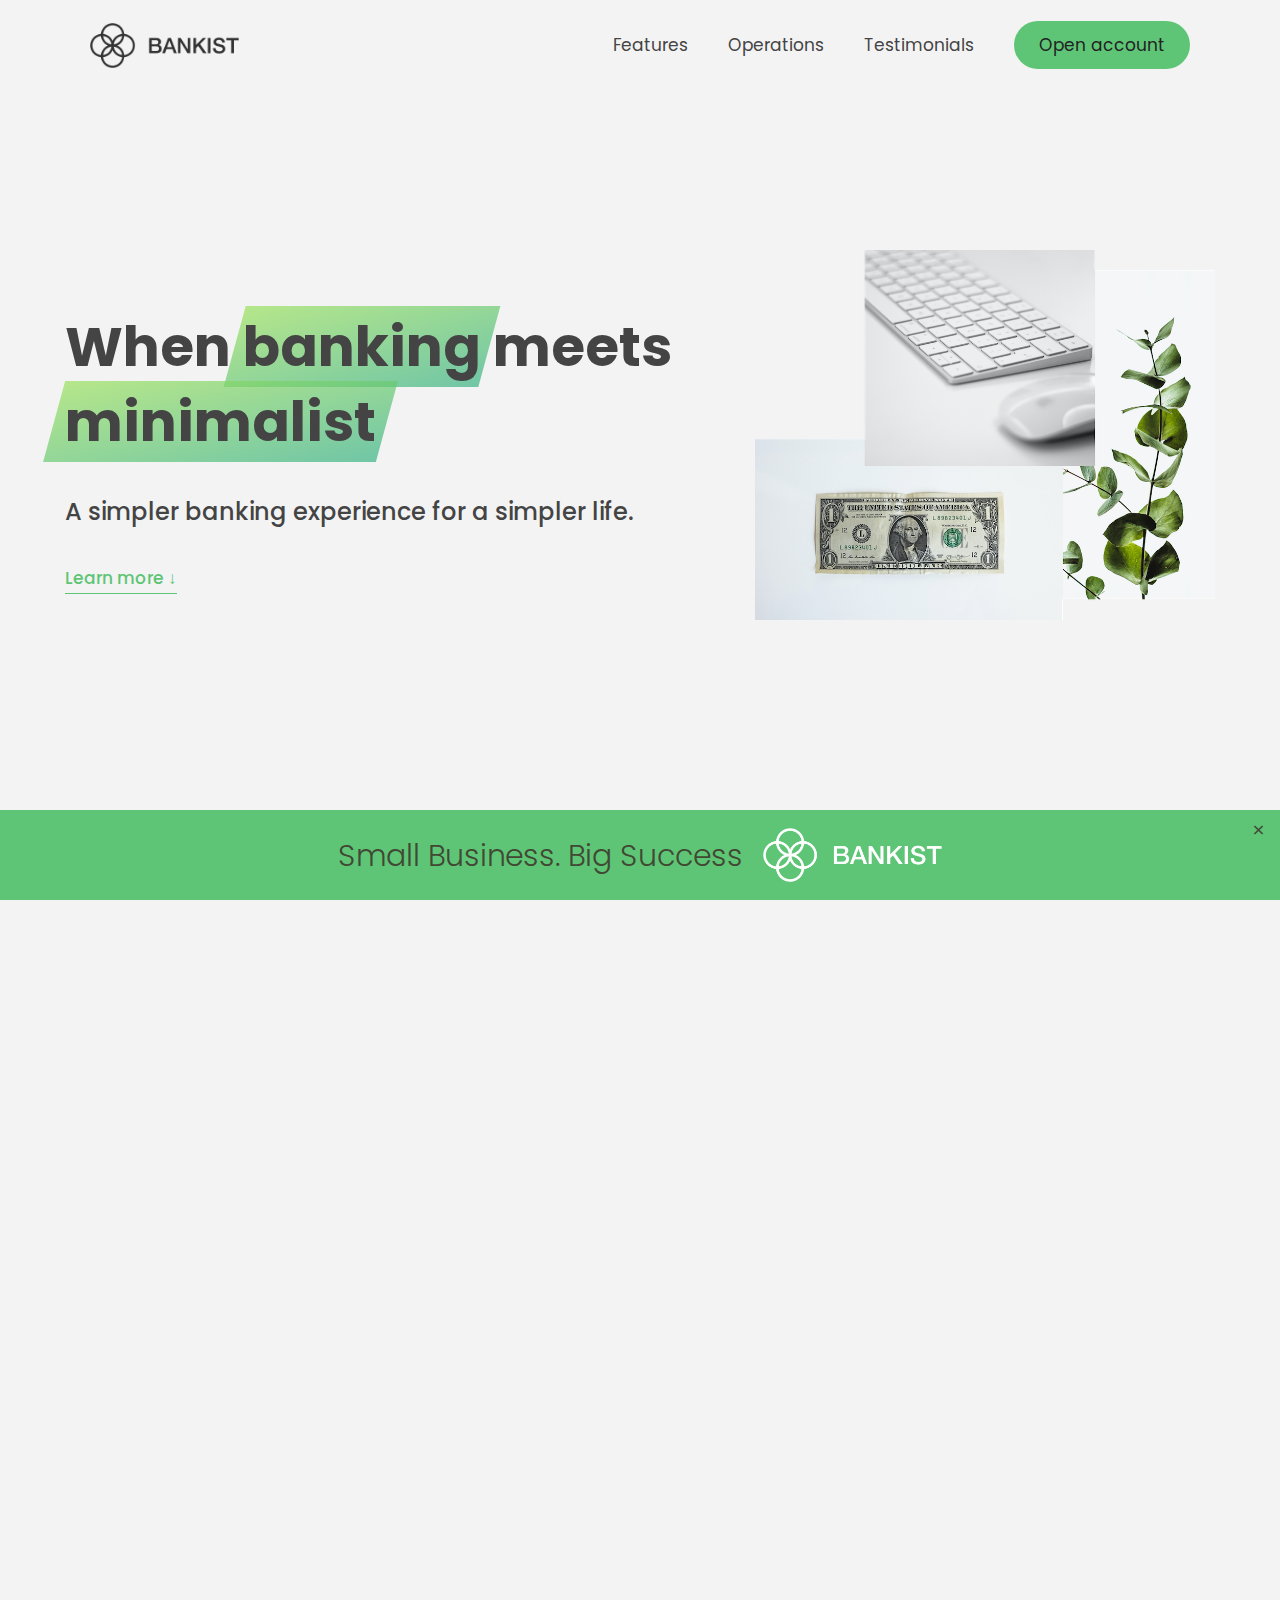
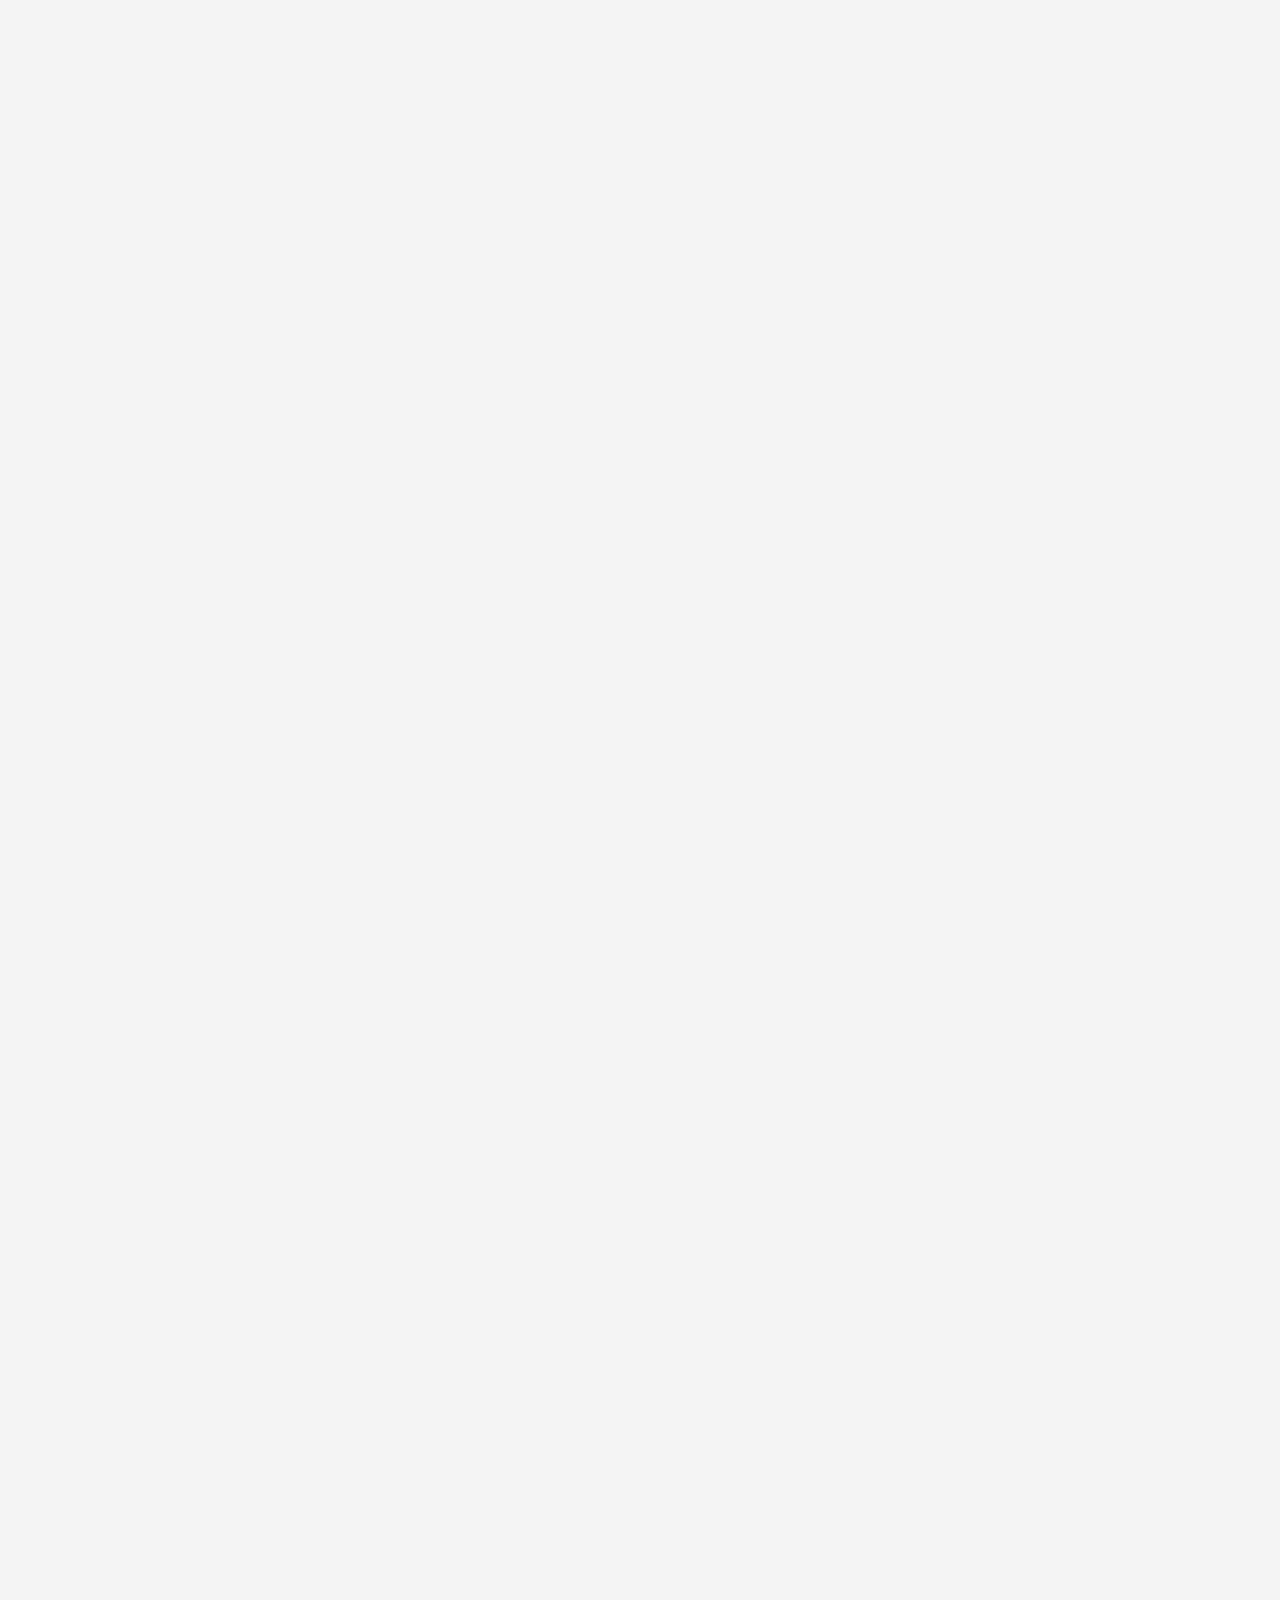
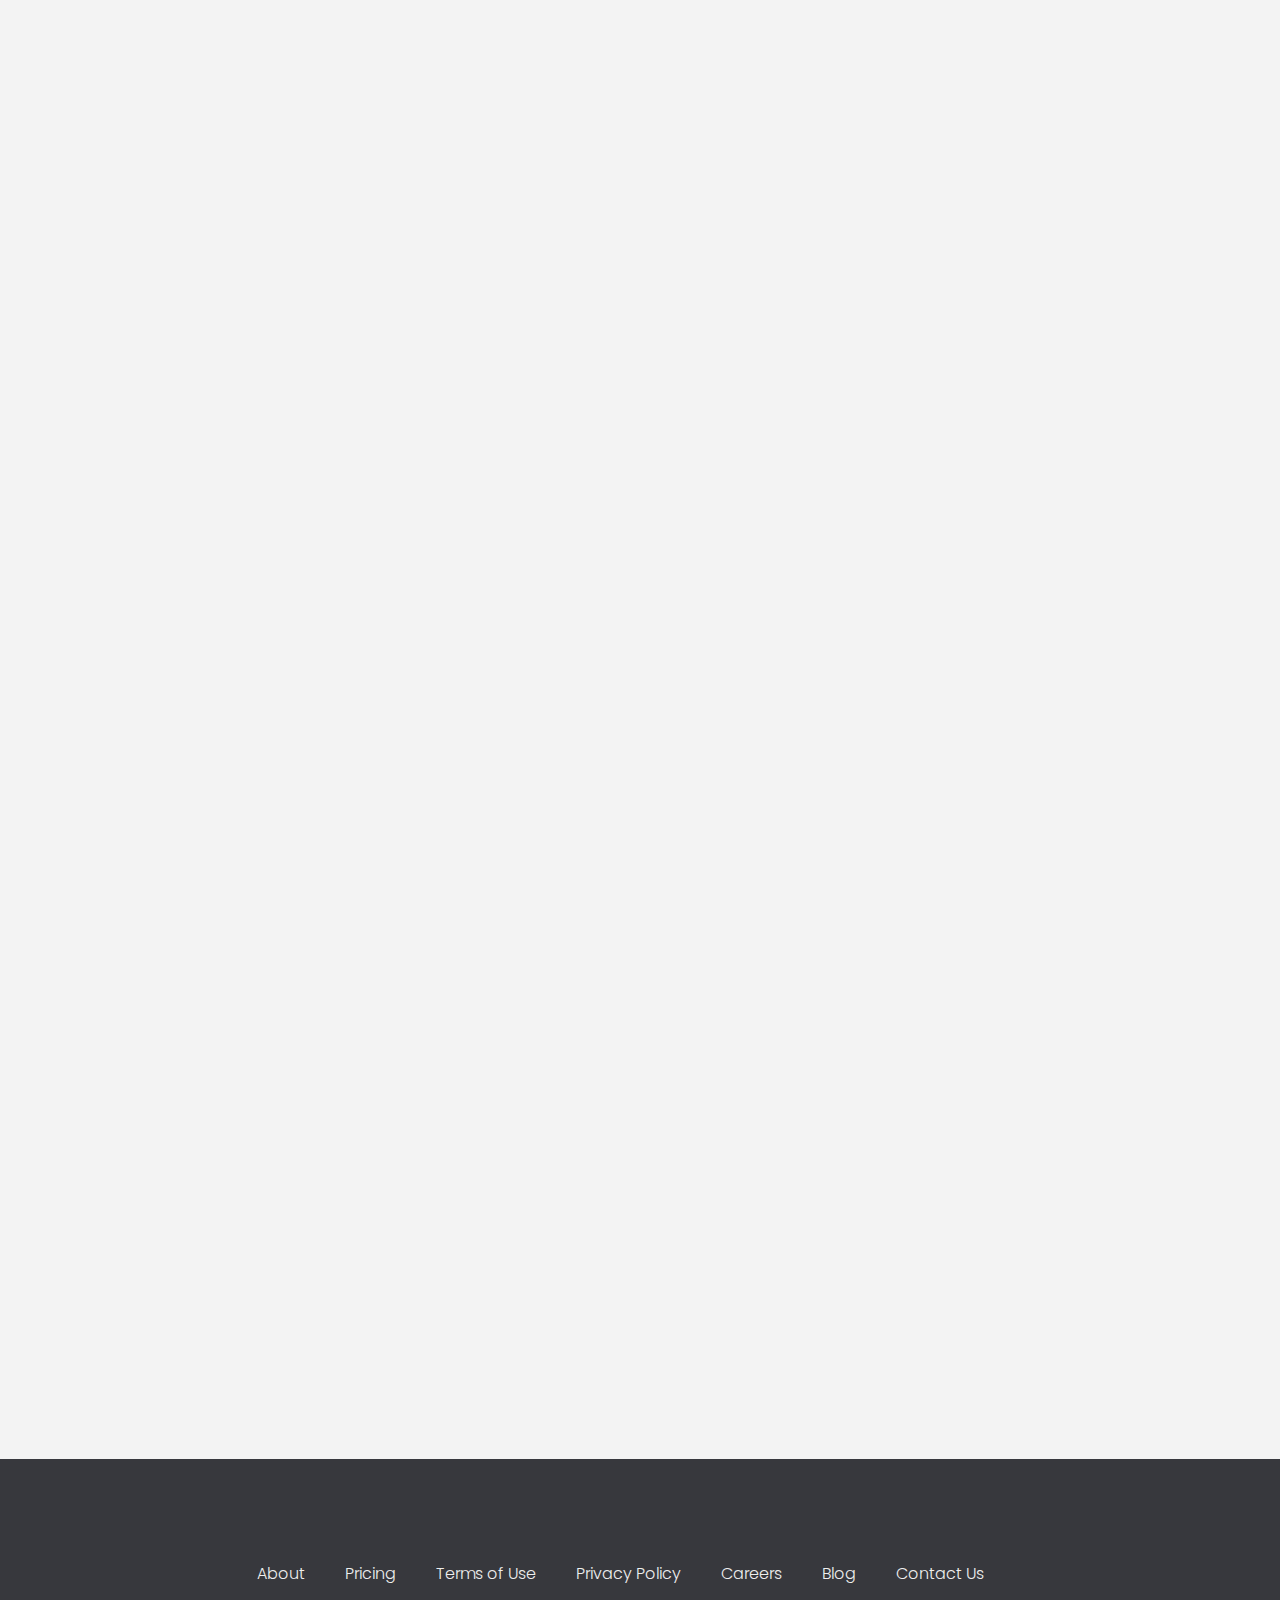
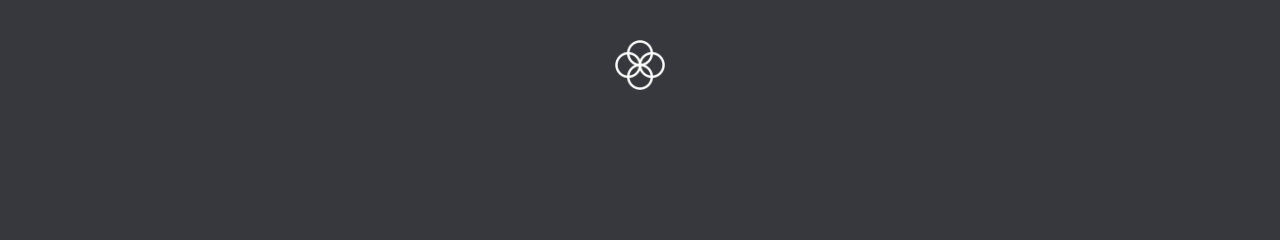
<file: Bankist Ad - 1/index.html>
<!DOCTYPE html>
<html lang="en">
  <head>
    <meta charset="UTF-8" />
    <meta name="viewport" content="width=device-width, initial-scale=1.0" />
    <meta http-equiv="X-UA-Compatible" content="ie=edge" />
    <link rel="shortcut icon" type="image/png" href="img/icon.png" />

    <link
      href="https://fonts.googleapis.com/css?family=Poppins:300,400,500,600&display=swap"
      rel="stylesheet"
    />
    <link rel="stylesheet" href="style.css" />
    <title>Bankist | When Banking meets Minimalist</title>

    <script defer src="script.js"></script>
  </head>
  <body>
    <header class="header">
      <nav class="nav">
        <img
          src="img/logo.png"
          alt="Bankist logo"
          class="nav__logo"
          id="logo"
          designer="Jonas"
          data-version-number="3.0"
        />
        <ul class="nav__links">
          <li class="nav__item">
            <a class="nav__link" href="#section--1">Features</a>
          </li>
          <li class="nav__item">
            <a class="nav__link" href="#section--2">Operations</a>
          </li>
          <li class="nav__item">
            <a class="nav__link" href="#section--3">Testimonials</a>
          </li>
          <li class="nav__item">
            <a class="nav__link nav__link--btn btn--show-modal" href="#"
              >Open account</a
            >
          </li>
        </ul>
      </nav>

      <div class="header__title">
        <!-- <h1 onclick="alert('HTML alert')"> -->
        <h1>
          When
          <!-- Green highlight effect -->
          <span class="highlight">banking</span>
          meets<br />
          <span class="highlight">minimalist</span>
        </h1>
        <h4>A simpler banking experience for a simpler life.</h4>
        <button class="btn--text btn--scroll-to">Learn more &DownArrow;</button>
        <img
          src="img/hero.png"
          class="header__img"
          alt="Minimalist bank items"
        />
      </div>
    </header>

    <section class="section" id="section--1">
      <div class="section__title">
        <h2 class="section__description">Features</h2>
        <h3 class="section__header">
          Everything you need in a modern bank and more.
        </h3>
      </div>

      <div class="features">
        <img
          src="img/digital-lazy.jpg"
          data-src="img/digital.jpg"
          alt="Computer"
          class="features__img lazy-img"
        />
        <div class="features__feature">
          <div class="features__icon">
            <svg>
              <use xlink:href="img/icons.svg#icon-monitor"></use>
            </svg>
          </div>
          <h5 class="features__header">100% digital bank</h5>
          <p>
            Lorem ipsum dolor sit amet consectetur adipisicing elit. Unde alias
            sint quos? Accusantium a fugiat porro reiciendis saepe quibusdam
            debitis ducimus.
          </p>
        </div>

        <div class="features__feature">
          <div class="features__icon">
            <svg>
              <use xlink:href="img/icons.svg#icon-trending-up"></use>
            </svg>
          </div>
          <h5 class="features__header">Watch your money grow</h5>
          <p>
            Nesciunt quos autem dolorum voluptates cum dolores dicta fuga
            inventore ab? Nulla incidunt eius numquam sequi iste pariatur
            quibusdam!
          </p>
        </div>
        <img
          src="img/grow-lazy.jpg"
          data-src="img/grow.jpg"
          alt="Plant"
          class="features__img lazy-img"
        />

        <img
          src="img/card-lazy.jpg"
          data-src="img/card.jpg"
          alt="Credit card"
          class="features__img lazy-img"
        />
        <div class="features__feature">
          <div class="features__icon">
            <svg>
              <use xlink:href="img/icons.svg#icon-credit-card"></use>
            </svg>
          </div>
          <h5 class="features__header">Free debit card included</h5>
          <p>
            Quasi, fugit in cumque cupiditate reprehenderit debitis animi enim
            eveniet consequatur odit quam quos possimus assumenda dicta fuga
            inventore ab.
          </p>
        </div>
      </div>
    </section>

    <section class="section" id="section--2">
      <div class="section__title">
        <h2 class="section__description">Operations</h2>
        <h3 class="section__header">
          Everything as simple as possible, but no simpler.
        </h3>
      </div>

      <div class="operations">
        <div class="operations__tab-container">
          <button
            class="
              btn
              operations__tab operations__tab--1 operations__tab--active
            "
            data-tab="1"
          >
            <span>01</span>Instant Transfers
          </button>
          <button class="btn operations__tab operations__tab--2" data-tab="2">
            <span>02</span>Instant Loans
          </button>
          <button class="btn operations__tab operations__tab--3" data-tab="3">
            <span>03</span>Instant Closing
          </button>
        </div>
        <div
          class="
            operations__content
            operations__content--1
            operations__content--active
          "
        >
          <div class="operations__icon operations__icon--1">
            <svg>
              <use xlink:href="img/icons.svg#icon-upload"></use>
            </svg>
          </div>
          <h5 class="operations__header">
            Tranfser money to anyone, instantly! No fees, no BS.
          </h5>
          <p>
            Lorem ipsum dolor sit amet, consectetur adipisicing elit, sed do
            eiusmod tempor incididunt ut labore et dolore magna aliqua. Ut enim
            ad minim veniam, quis nostrud exercitation ullamco laboris nisi ut
            aliquip ex ea commodo consequat.
          </p>
        </div>

        <div class="operations__content operations__content--2">
          <div class="operations__icon operations__icon--2">
            <svg>
              <use xlink:href="img/icons.svg#icon-home"></use>
            </svg>
          </div>
          <h5 class="operations__header">
            Buy a home or make your dreams come true, with instant loans.
          </h5>
          <p>
            Duis aute irure dolor in reprehenderit in voluptate velit esse
            cillum dolore eu fugiat nulla pariatur. Excepteur sint occaecat
            cupidatat non proident, sunt in culpa qui officia deserunt mollit
            anim id est laborum.
          </p>
        </div>
        <div class="operations__content operations__content--3">
          <div class="operations__icon operations__icon--3">
            <svg>
              <use xlink:href="img/icons.svg#icon-user-x"></use>
            </svg>
          </div>
          <h5 class="operations__header">
            No longer need your account? No problem! Close it instantly.
          </h5>
          <p>
            Excepteur sint occaecat cupidatat non proident, sunt in culpa qui
            officia deserunt mollit anim id est laborum. Ut enim ad minim
            veniam, quis nostrud exercitation ullamco laboris nisi ut aliquip ex
            ea commodo consequat.
          </p>
        </div>
      </div>
    </section>

    <section class="section" id="section--3">
      <div class="section__title section__title--testimonials">
        <h2 class="section__description">Not sure yet?</h2>
        <h3 class="section__header">
          Millions of Bankists are already making their lifes simpler.
        </h3>
      </div>

      <div class="slider">
        <div class="slide">
          <div class="testimonial">
            <h5 class="testimonial__header">Best financial decision ever!</h5>
            <blockquote class="testimonial__text">
              Lorem ipsum dolor sit, amet consectetur adipisicing elit.
              Accusantium quas quisquam non? Quas voluptate nulla minima
              deleniti optio ullam nesciunt, numquam corporis et asperiores
              laboriosam sunt, praesentium suscipit blanditiis. Necessitatibus
              id alias reiciendis, perferendis facere pariatur dolore veniam
              autem esse non voluptatem saepe provident nihil molestiae.
            </blockquote>
            <address class="testimonial__author">
              <img src="img/user-1.jpg" alt="" class="testimonial__photo" />
              <h6 class="testimonial__name">Aarav Lynn</h6>
              <p class="testimonial__location">San Francisco, USA</p>
            </address>
          </div>
        </div>

        <div class="slide">
          <div class="testimonial">
            <h5 class="testimonial__header">
              The last step to becoming a complete minimalist
            </h5>
            <blockquote class="testimonial__text">
              Quisquam itaque deserunt ullam, quia ea repellendus provident,
              ducimus neque ipsam modi voluptatibus doloremque, corrupti
              laborum. Incidunt numquam perferendis veritatis neque repellendus.
              Lorem, ipsum dolor sit amet consectetur adipisicing elit. Illo
              deserunt exercitationem deleniti.
            </blockquote>
            <address class="testimonial__author">
              <img src="img/user-2.jpg" alt="" class="testimonial__photo" />
              <h6 class="testimonial__name">Miyah Miles</h6>
              <p class="testimonial__location">London, UK</p>
            </address>
          </div>
        </div>

        <div class="slide">
          <div class="testimonial">
            <h5 class="testimonial__header">
              Finally free from old-school banks
            </h5>
            <blockquote class="testimonial__text">
              Debitis, nihil sit minus suscipit magni aperiam vel tenetur
              incidunt commodi architecto numquam omnis nulla autem,
              necessitatibus blanditiis modi similique quidem. Odio aliquam
              culpa dicta beatae quod maiores ipsa minus consequatur error sunt,
              deleniti saepe aliquid quos inventore sequi. Necessitatibus id
              alias reiciendis, perferendis facere.
            </blockquote>
            <address class="testimonial__author">
              <img src="img/user-3.jpg" alt="" class="testimonial__photo" />
              <h6 class="testimonial__name">Francisco Gomes</h6>
              <p class="testimonial__location">Lisbon, Portugal</p>
            </address>
          </div>
        </div>

        <button class="slider__btn slider__btn--left">&larr;</button>
        <button class="slider__btn slider__btn--right">&rarr;</button>
        <div class="dots"></div>
      </div>
    </section>

    <section class="section section--sign-up">
      <div class="section__title">
        <h3 class="section__header">
          The best day to join Bankist was one year ago. The second best is
          today!
        </h3>
      </div>
      <button class="btn btn--show-modal">Open your free account today!</button>
    </section>

    <footer class="footer">
      <ul class="footer__nav">
        <li class="footer__item">
          <a class="footer__link" href="#">About</a>
        </li>
        <li class="footer__item">
          <a class="footer__link" href="#">Pricing</a>
        </li>
        <li class="footer__item">
          <a class="footer__link" href="#">Terms of Use</a>
        </li>
        <li class="footer__item">
          <a class="footer__link" href="#">Privacy Policy</a>
        </li>
        <li class="footer__item">
          <a class="footer__link" href="#">Careers</a>
        </li>
        <li class="footer__item">
          <a class="footer__link" href="#">Blog</a>
        </li>
        <li class="footer__item">
          <a class="footer__link" href="#">Contact Us</a>
        </li>
      </ul>
      <img src="img/icon.png" alt="Logo" class="footer__logo" />
    </footer>

    <div class="modal hidden">
      <button class="btn--close-modal">&times;</button>
      <h2 class="modal__header">
        Open your bank account <br />
        in just <span class="highlight">5 minutes</span>
      </h2>
      <form class="modal__form">
        <label>First Name</label>
        <input type="text" />
        <label>Last Name</label>
        <input type="text" />
        <label>Email Address</label>
        <input type="email" />
        <button class="btn">Next step &rarr;</button>
      </form>
    </div>
    <div class="overlay hidden"></div>

    <!-- <script src="script.js"></script> -->
  </body>
</html>
</file>
<file: Bankist Ad - 1/style.css>
/* The page is NOT responsive. You can implement responsiveness yourself if you wanna have some fun 😃 */

:root {
  --color-primary: #5ec576;
  --color-secondary: #ffcb03;
  --color-tertiary: #ff585f;
  --color-primary-darker: #4bbb7d;
  --color-secondary-darker: #ffbb00;
  --color-tertiary-darker: #fd424b;
  --color-primary-opacity: #5ec5763a;
  --color-secondary-opacity: #ffcd0331;
  --color-tertiary-opacity: #ff58602d;
  --gradient-primary: linear-gradient(to top left, #39b385, #9be15d);
  --gradient-secondary: linear-gradient(to top left, #ffb003, #ffcb03);
}

* {
  margin: 0;
  padding: 0;
  box-sizing: inherit;
}

html {
  font-size: 62.5%;
  box-sizing: border-box;
}

body {
  font-family: 'Poppins', sans-serif;
  font-weight: 300;
  color: #444;
  line-height: 1.9;
  background-color: #f3f3f3;
}

/* GENERAL ELEMENTS */
.section {
  padding: 15rem 3rem;
  border-top: 1px solid #ddd;

  transition: transform 1s, opacity 1s;
}

.section--hidden {
  opacity: 0;
  transform: translateY(8rem);
}

.section__title {
  max-width: 80rem;
  margin: 0 auto 8rem auto;
}

.section__description {
  font-size: 1.8rem;
  font-weight: 600;
  text-transform: uppercase;
  color: var(--color-primary);
  margin-bottom: 1rem;
}

.section__header {
  font-size: 4rem;
  line-height: 1.3;
  font-weight: 500;
}

.btn {
  display: inline-block;
  background-color: var(--color-primary);
  font-size: 1.6rem;
  font-family: inherit;
  font-weight: 500;
  border: none;
  padding: 1.25rem 4.5rem;
  border-radius: 10rem;
  cursor: pointer;
  transition: all 0.3s;
}

.btn:hover {
  background-color: var(--color-primary-darker);
}

.btn--text {
  display: inline-block;
  background: none;
  font-size: 1.7rem;
  font-family: inherit;
  font-weight: 500;
  color: var(--color-primary);
  border: none;
  border-bottom: 1px solid currentColor;
  padding-bottom: 2px;
  cursor: pointer;
  transition: all 0.3s;
}

p {
  color: #666;
}

/* This is BAD for accessibility! Don't do in the real world! */
button:focus {
  outline: none;
}

img {
  transition: filter 0.5s;
}

.lazy-img {
  filter: blur(20px);
}

/* NAVIGATION */
.nav {
  display: flex;
  justify-content: space-between;
  align-items: center;
  height: 9rem;
  width: 100%;
  padding: 0 6rem;
  z-index: 100;
}

/* nav and stickly class at the same time */
.nav.sticky {
  position: fixed;
  background-color: rgba(255, 255, 255, 0.95);
}

.nav__logo {
  height: 4.5rem;
  transition: all 0.3s;
}

.nav__links {
  display: flex;
  align-items: center;
  list-style: none;
}

.nav__item {
  margin-left: 4rem;
}

.nav__link:link,
.nav__link:visited {
  font-size: 1.7rem;
  font-weight: 400;
  color: inherit;
  text-decoration: none;
  display: block;
  transition: all 0.3s;
}

.nav__link--btn:link,
.nav__link--btn:visited {
  padding: 0.8rem 2.5rem;
  border-radius: 3rem;
  background-color: var(--color-primary);
  color: #222;
}

.nav__link--btn:hover,
.nav__link--btn:active {
  color: inherit;
  background-color: var(--color-primary-darker);
  color: #333;
}

/* HEADER */
.header {
  padding: 0 3rem;
  height: 100vh;
  display: flex;
  flex-direction: column;
  align-items: center;
}

.header__title {
  flex: 1;

  max-width: 115rem;
  display: grid;
  grid-template-columns: 3fr 2fr;
  row-gap: 3rem;
  align-content: center;
  justify-content: center;

  align-items: start;
  justify-items: start;
}

h1 {
  font-size: 5.5rem;
  line-height: 1.35;
}

h4 {
  font-size: 2.4rem;
  font-weight: 500;
}

.header__img {
  width: 100%;
  grid-column: 2 / 3;
  grid-row: 1 / span 4;
  transform: translateY(-6rem);
}

.highlight {
  position: relative;
}

.highlight::after {
  display: block;
  content: '';
  position: absolute;
  bottom: 0;
  left: 0;
  height: 100%;
  width: 100%;
  z-index: -1;
  opacity: 0.7;
  transform: scale(1.07, 1.05) skewX(-15deg);
  background-image: var(--gradient-primary);
}

/* FEATURES */
.features {
  display: grid;
  grid-template-columns: 1fr 1fr;
  gap: 4rem;
  margin: 0 12rem;
}

.features__img {
  width: 100%;
}

.features__feature {
  align-self: center;
  justify-self: center;
  width: 70%;
  font-size: 1.5rem;
}

.features__icon {
  display: flex;
  align-items: center;
  justify-content: center;
  background-color: var(--color-primary-opacity);
  height: 5.5rem;
  width: 5.5rem;
  border-radius: 50%;
  margin-bottom: 2rem;
}

.features__icon svg {
  height: 2.5rem;
  width: 2.5rem;
  fill: var(--color-primary);
}

.features__header {
  font-size: 2rem;
  margin-bottom: 1rem;
}

/* OPERATIONS */
.operations {
  max-width: 100rem;
  margin: 12rem auto 0 auto;

  background-color: #fff;
}

.operations__tab-container {
  display: flex;
  justify-content: center;
}

.operations__tab {
  margin-right: 2.5rem;
  transform: translateY(-50%);
}

.operations__tab span {
  margin-right: 1rem;
  font-weight: 600;
  display: inline-block;
}

.operations__tab--1 {
  background-color: var(--color-secondary);
}

.operations__tab--1:hover {
  background-color: var(--color-secondary-darker);
}

.operations__tab--3 {
  background-color: var(--color-tertiary);
  margin: 0;
}

.operations__tab--3:hover {
  background-color: var(--color-tertiary-darker);
}

.operations__tab--active {
  transform: translateY(-66%);
}

.operations__content {
  display: none;

  /* JUST PRESENTATIONAL */
  font-size: 1.7rem;
  padding: 2.5rem 7rem 6.5rem 7rem;
}

.operations__content--active {
  display: grid;
  grid-template-columns: 7rem 1fr;
  column-gap: 3rem;
  row-gap: 0.5rem;
}

.operations__header {
  font-size: 2.25rem;
  font-weight: 500;
  align-self: center;
}

.operations__icon {
  display: flex;
  align-items: center;
  justify-content: center;
  height: 7rem;
  width: 7rem;
  border-radius: 50%;
}

.operations__icon svg {
  height: 2.75rem;
  width: 2.75rem;
}

.operations__content p {
  grid-column: 2;
}

.operations__icon--1 {
  background-color: var(--color-secondary-opacity);
}
.operations__icon--2 {
  background-color: var(--color-primary-opacity);
}
.operations__icon--3 {
  background-color: var(--color-tertiary-opacity);
}
.operations__icon--1 svg {
  fill: var(--color-secondary-darker);
}
.operations__icon--2 svg {
  fill: var(--color-primary);
}
.operations__icon--3 svg {
  fill: var(--color-tertiary);
}

/* SLIDER */
.slider {
  max-width: 100rem;
  height: 50rem;
  margin: 0 auto;
  position: relative;

  /* IN THE END */
  overflow: hidden;
}

.slide {
  position: absolute;
  top: 0;
  width: 100%;
  height: 50rem;

  display: flex;
  align-items: center;
  justify-content: center;

  /* THIS creates the animation! */
  transition: transform 1s;
}

.slide > img {
  /* Only for images that have different size than slide */
  width: 100%;
  height: 100%;
  object-fit: cover;
}

.slider__btn {
  position: absolute;
  top: 50%;
  z-index: 10;

  border: none;
  background: rgba(255, 255, 255, 0.7);
  font-family: inherit;
  color: #333;
  border-radius: 50%;
  height: 5.5rem;
  width: 5.5rem;
  font-size: 3.25rem;
  cursor: pointer;
}

.slider__btn--left {
  left: 6%;
  transform: translate(-50%, -50%);
}

.slider__btn--right {
  right: 6%;
  transform: translate(50%, -50%);
}

.dots {
  position: absolute;
  bottom: 5%;
  left: 50%;
  transform: translateX(-50%);
  display: flex;
}

.dots__dot {
  border: none;
  background-color: #b9b9b9;
  opacity: 0.7;
  height: 1rem;
  width: 1rem;
  border-radius: 50%;
  margin-right: 1.75rem;
  cursor: pointer;
  transition: all 0.5s;

  /* Only necessary when overlying images */
  /* box-shadow: 0 0.6rem 1.5rem rgba(0, 0, 0, 0.7); */
}

.dots__dot:last-child {
  margin: 0;
}

.dots__dot--active {
  /* background-color: #fff; */
  background-color: #888;
  opacity: 1;
}

/* TESTIMONIALS */
.testimonial {
  width: 65%;
  position: relative;
}

.testimonial::before {
  content: '\201C';
  position: absolute;
  top: -5.7rem;
  left: -6.8rem;
  line-height: 1;
  font-size: 20rem;
  font-family: inherit;
  color: var(--color-primary);
  z-index: -1;
}

.testimonial__header {
  font-size: 2.25rem;
  font-weight: 500;
  margin-bottom: 1.5rem;
}

.testimonial__text {
  font-size: 1.7rem;
  margin-bottom: 3.5rem;
  color: #666;
}

.testimonial__author {
  margin-left: 3rem;
  font-style: normal;

  display: grid;
  grid-template-columns: 6.5rem 1fr;
  column-gap: 2rem;
}

.testimonial__photo {
  grid-row: 1 / span 2;
  width: 6.5rem;
  border-radius: 50%;
}

.testimonial__name {
  font-size: 1.7rem;
  font-weight: 500;
  align-self: end;
  margin: 0;
}

.testimonial__location {
  font-size: 1.5rem;
}

.section__title--testimonials {
  margin-bottom: 4rem;
}

/* SIGNUP */
.section--sign-up {
  background-color: #37383d;
  border-top: none;
  border-bottom: 1px solid #444;
  text-align: center;
  padding: 10rem 3rem;
}

.section--sign-up .section__header {
  color: #fff;
  text-align: center;
}

.section--sign-up .section__title {
  margin-bottom: 6rem;
}

.section--sign-up .btn {
  font-size: 1.9rem;
  padding: 2rem 5rem;
}

/* FOOTER */
.footer {
  padding: 10rem 3rem;
  background-color: #37383d;
}

.footer__nav {
  list-style: none;
  display: flex;
  justify-content: center;
  margin-bottom: 5rem;
}

.footer__item {
  margin-right: 4rem;
}

.footer__link {
  font-size: 1.6rem;
  color: #eee;
  text-decoration: none;
}

.footer__logo {
  height: 5rem;
  display: block;
  margin: 0 auto;
  margin-bottom: 5rem;
}

.footer__copyright {
  font-size: 1.4rem;
  color: #aaa;
  text-align: center;
}

.footer__copyright .footer__link {
  font-size: 1.4rem;
}

/* MODAL WINDOW */
.modal {
  position: fixed;
  top: 50%;
  left: 50%;
  transform: translate(-50%, -50%);
  max-width: 60rem;
  background-color: #f3f3f3;
  padding: 5rem 6rem;
  box-shadow: 0 4rem 6rem rgba(0, 0, 0, 0.3);
  z-index: 1000;
  transition: all 0.5s;
}

.overlay {
  position: fixed;
  top: 0;
  left: 0;
  width: 100%;
  height: 100%;
  background-color: rgba(0, 0, 0, 0.5);
  backdrop-filter: blur(4px);
  z-index: 100;
  transition: all 0.5s;
}

.modal__header {
  font-size: 3.25rem;
  margin-bottom: 4.5rem;
  line-height: 1.5;
}

.modal__form {
  margin: 0 3rem;
  display: grid;
  grid-template-columns: 1fr 2fr;
  align-items: center;
  gap: 2.5rem;
}

.modal__form label {
  font-size: 1.7rem;
  font-weight: 500;
}

.modal__form input {
  font-size: 1.7rem;
  padding: 1rem 1.5rem;
  border: 1px solid #ddd;
  border-radius: 0.5rem;
}

.modal__form button {
  grid-column: 1 / span 2;
  justify-self: center;
  margin-top: 1rem;
}

.btn--close-modal {
  font-family: inherit;
  color: inherit;
  position: absolute;
  top: 0.5rem;
  right: 2rem;
  font-size: 4rem;
  cursor: pointer;
  border: none;
  background: none;
}

.hidden {
  visibility: hidden;
  opacity: 0;
}

/* COOKIE MESSAGE */
.cookie-message {
  display: flex;
  align-items: center;
  justify-content: space-evenly;
  width: 100%;
  background-color: white;
  color: #bbb;
  font-size: 1.5rem;
  font-weight: 400;
}

.basic-ad {
  position: fixed;
  font-family: 'Poppins', sans-serif;
  display: inline-flex;
  justify-content: center;
  align-items: center;
  font-size: 3rem;
  bottom: 0;
  height: 10vh;
  width: 100%;
  background-color: #5ec576;
  color: #414833;
  text-size-adjust: auto;
}

.basic-ad > img {
  margin-left: 2rem;
  height: 60%;
  filter: brightness(0) invert(1);
}

.button-close {
  position: absolute;
  top: 0px;
  right: 15px;
  font-size: 2.2rem;
  font-family: inherit;
  cursor: pointer;
}

.hide-ad {
  display: none;
}

@media screen and (max-width:720px) {
  .basic-ad {
    font-size: 2rem;
  }
  .button-close {
    right: 10px;
    font-size: 1.8rem
  }
  .basic-ad > img {
    height: 50%;
  }
}
</file>
